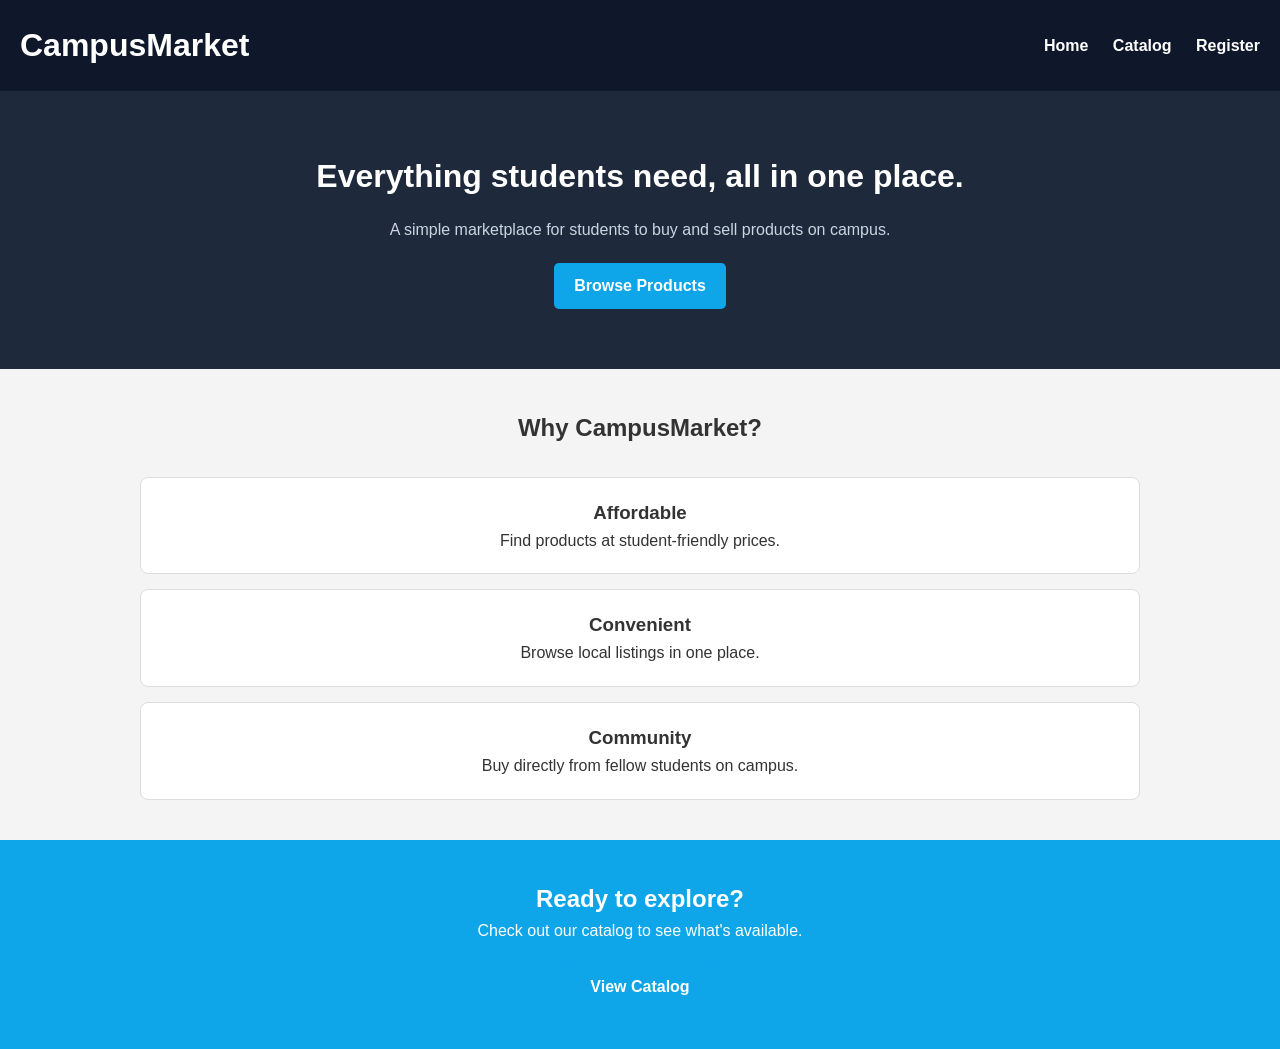
<file: index.html>
<!DOCTYPE html>
<html lang="en">
<head>
    <meta charset="UTF-8">
    <meta name="viewport" content="width=device-width, initial-scale=1.0">
    <title>CampusMarket | Home</title>
    <link rel="stylesheet" href="styles.css">
</head>
<body>

    <header>
        <h1>CampusMarket</h1>
        <nav>
            <a href="index.html">Home</a>
            <a href="catalog.html">Catalog</a>
            <a href="register.html">Register</a>
        </nav>
    </header>

    <main>
        <section class="hero">
            <h2>Everything students need, all in one place.</h2>
            <p>A simple marketplace for students to buy and sell products on campus.</p>
            <a href="catalog.html" class="btn">Browse Products</a>
        </section>

        <section class="features">
            <h2>Why CampusMarket?</h2>
            
            <div class="feature-card">
                <h3>Affordable</h3>
                <p>Find products at student-friendly prices.</p>
            </div>

            <div class="feature-card">
                <h3>Convenient</h3>
                <p>Browse local listings in one place.</p>
            </div>

            <div class="feature-card">
                <h3>Community</h3>
                <p>Buy directly from fellow students on campus.</p>
            </div>
        </section>

        <section class="cta">
            <h2>Ready to explore?</h2>
            <p>Check out our catalog to see what's available.</p>
            <a href="catalog.html" class="btn">View Catalog</a>
        </section>
    </main>

  

</body>
</html>
</file>
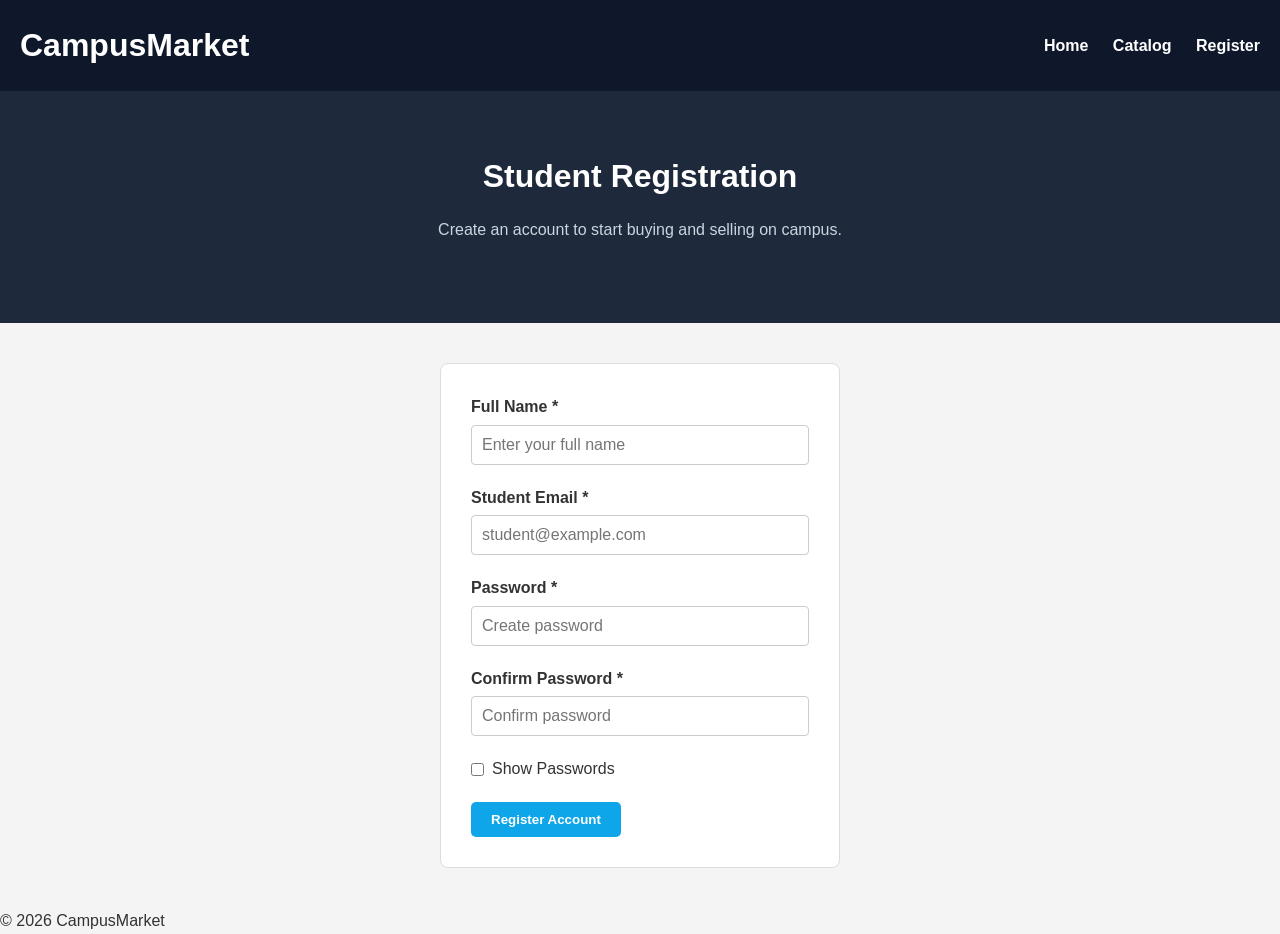
<file: register.html>
<!DOCTYPE html>
<html lang="en">
<head>
    <meta charset="UTF-8">
    <meta name="viewport" content="width=device-width, initial-scale=1.0">
    <title>CampusMarket | Register</title>
    <link rel="stylesheet" href="styles.css">
</head>
<body>

    <header>
        <h1>CampusMarket</h1>
        <nav>
            <a href="index.html">Home</a>
            <a href="catalog.html">Catalog</a>
            <a href="register.html">Register</a>
        </nav>
    </header>

    <main>
        <section class="hero">
            <h2>Student Registration</h2>
            <p>Create an account to start buying and selling on campus.</p>
        </section>

        <section class="register-section">
            <div id="formMessage" class="message-box"></div>

            <form id="registerForm" novalidate>
                <div class="form-group">
                    <label for="fullName">Full Name *</label>
                    <input type="text" id="fullName" placeholder="Enter your full name">
                </div>

                <div class="form-group">
                    <label for="email">Student Email *</label>
                    <input type="email" id="email" placeholder="student@example.com">
                </div>

                <div class="form-group">
                    <label for="password">Password *</label>
                    <input type="password" id="password" placeholder="Create password">
                </div>

                <div class="form-group">
                    <label for="confirmPassword">Confirm Password *</label>
                    <input type="password" id="confirmPassword" placeholder="Confirm password">
                </div>

                <div class="form-group checkbox-group">
                    <input type="checkbox" id="showPasswordToggle">
                    <label for="showPasswordToggle">Show Passwords</label>
                </div>

                <button type="submit" id="submitBtn" class="btn">Register Account</button>
            </form>
        </section>
    </main>

    <footer>
        <p>&copy; 2026 CampusMarket</p>
    </footer>

    <script src="app.js"></script>
</body>
</html>
</file>
<file: styles.css>
* {
    margin: 0;
    padding: 0;
    box-sizing: border-box;
}

body {
    font-family: Arial, sans-serif;
    line-height: 1.6;
    color: #333;
    background-color: #f4f4f4;
}

a {
    text-decoration: none;
    color: inherit;
}

/* Header & Nav */
header {
    background-color: #0f172a;
    color: white;
    padding: 20px;
    display: flex;
    justify-content: space-between;
    align-items: center;
}

nav a {
    color: white;
    margin-left: 20px;
    font-weight: bold;
}

nav a:hover {
    color: #38bdf8;
}

/* Hero Section */
.hero {
    background-color: #1e293b;
    color: white;
    padding: 60px 20px;
    text-align: center;
}

.hero h2 {
    font-size: 2rem;
    margin-bottom: 15px;
}

.hero p {
    margin-bottom: 20px;
    color: #cbd5e1;
}

/* Buttons */
.btn {
    display: inline-block;
    background-color: #0ea5e9;
    color: white;
    padding: 10px 20px;
    border-radius: 5px;
    font-weight: bold;
}

.btn:hover {
    background-color: #0284c7;
}

/* Features & Catalog Grid */
.features, .catalog {
    width: 1000px;
    margin: 40px auto;
    text-align: center;
}

.features h2, .catalog h2 {
    margin-bottom: 30px;
}

.feature-card {
    background: white;
    padding: 20px;
    margin: 15px 0;
    border-radius: 8px;
    border: 1px solid #ddd;
}

/* Catalog Page Specifics */
.product-grid {
    display: flex;
    gap: 20px;
    justify-content: center;
}

.product-card {
    background: white;
    padding: 20px;
    border-radius: 8px;
    border: 1px solid #ddd;
    width: 280px;
    text-align: left;
}

/* Image Container */
.product-icon {
    width: 100%;
    height: 180px;
    background-color: #f8fafc;
    border-radius: 6px;
    overflow: hidden;
    margin-bottom: 15px;
    display: flex;
    align-items: center;
    justify-content: center;
}

/* Image Styling */
.product-icon img {
    width: 100%;
    height: 100%;
    object-fit: contain;
    padding: 10px;
}

.product-card h3 {
    margin-bottom: 10px;
}

.price {
    color: #0284c7;
    font-size: 1.2rem;
    font-weight: bold;
    margin: 10px 0;
}

/* CTA Section */
.cta {
    background-color: #0ea5e9;
    color: white;
    padding: 40px 20px;
    text-align: center;
}

.cta p {
    margin-bottom: 20px;
}

/* Filter Box */
.filter-box {
    margin-bottom: 30px;
    display: flex;
    justify-content: center;
    gap: 15px;
}

.filter-box input, .filter-box select {
    padding: 8px 12px;
    font-size: 1rem;
    border: 1px solid #ccc;
    border-radius: 4px;
}

/* Calculation Box inside Cards */
.calc-box {
    margin-top: 15px;
    padding-top: 10px;
    border-top: 1px solid #eee;
}

.calc-box input[type="number"] {
    width: 60px;
    padding: 5px;
    margin-left: 5px;
    font-size: 0.9rem;
}

.total-price {
    font-weight: bold;
    color: #0ea5e9;
    margin-top: 8px;
}

/* Registration Form  */
.register-section {
    width: 400px;
    margin: 40px auto;
    background: white;
    padding: 30px;
    border-radius: 8px;
    border: 1px solid #ddd;
}

.form-group {
    margin-bottom: 20px;
    text-align: left;
}

.form-group label {
    display: block;
    margin-bottom: 5px;
    font-weight: bold;
}

.form-group input[type="text"],
.form-group input[type="email"],
.form-group input[type="password"] {
    width: 100%;
    padding: 10px;
    border: 1px solid #ccc;
    border-radius: 4px;
    font-size: 1rem;
}

.checkbox-group {
    display: flex;
    align-items: center;
    gap: 8px;
}

.checkbox-group label {
    margin-bottom: 0;
    font-weight: normal;
}

.message-box {
    display: none;
    padding: 10px;
    margin-bottom: 20px;
    border-radius: 4px;
    font-weight: bold;
    text-align: center;
}

.message-box.error {
    background-color: #fee2e2;
    color: #dc2626;
    border: 1px solid #fca5a5;
}

.message-box.success {
    background-color: #dcfce7;
    color: #16a34a;
    border: 1px solid #86efac;
}


button.btn {
    border: none;
    cursor: pointer;
}


.calc-box input.invalid-input {
    border-color: #dc2626;
    background-color: #fee2e2;
}


.message-box {
    opacity: 0;
    max-height: 0;
    overflow: hidden;
    transition: opacity 0.4s ease, max-height 0.4s ease, margin-bottom 0.4s ease, padding 0.4s ease;
    padding: 0 10px;
}

.message-box.visible {
    display: block;
    opacity: 1;
    max-height: 120px;
    padding: 10px;
    margin-bottom: 20px;
}


@keyframes successPulse {
    0% { transform: scale(1); }
    50% { transform: scale(1.03); box-shadow: 0 0 15px rgba(22, 163, 74, 0.4); }
    100% { transform: scale(1); }
}

.animated-success {
    animation: successPulse 0.6s ease-in-out standard;
}


.modal-overlay {
    position: fixed;
    top: 0;
    left: 0;
    width: 100%;
    height: 100%;
    background: rgba(15, 23, 42, 0.75);
    display: flex;
    justify-content: center;
    align-items: center;
    z-index: 1000;
}

.modal-overlay.hidden {
    display: none;
}

.modal-content {
    background: #ffffff;
    padding: 24px;
    border-radius: 8px;
    max-width: 500px;
    width: 90%;
    position: relative;
    text-align: center;
}

.modal-close {
    position: absolute;
    top: 10px;
    right: 15px;
    background: none;
    border: none;
    font-size: 1.8rem;
    cursor: pointer;
    color: #64748b;
}

.slideshow-container {
    display: flex;
    align-items: center;
    justify-content: space-between;
    margin: 15px 0;
    gap: 10px;
}

.slide-view {
    flex: 1;
}

.slide-view img {
    width: 100%;
    height: 220px;
    object-fit: contain;
    border-radius: 6px;
    background-color: #f8fafc;
}

.slide-caption {
    margin-top: 8px;
    font-weight: bold;
    color: #333;
}

.nav-btn {
    background: #e2e8f0;
    border: 1px solid #ccc;
    border-radius: 50%;
    width: 36px;
    height: 36px;
    cursor: pointer;
    font-size: 1rem;
    display: flex;
    align-items: center;
    justify-content: center;
}

.nav-btn:hover {
    background: #cbd5e1;
}

.slide-counter {
    font-size: 0.85rem;
    color: #666;
}


@media (max-width: 1040px) {
    .features, .catalog {
        width: 90%;
    }
}

@media (max-width: 650px) {
    header {
        flex-direction: column;
        gap: 15px;
    }
    
    nav a {
        margin: 0 10px;
    }

    .filter-box {
        flex-direction: column;
        align-items: stretch;
    }

    .product-grid {
        flex-direction: column;
        align-items: center;
    }

    .product-card {
        width: 100%;
        max-width: 320px;
    }
}
</file>
